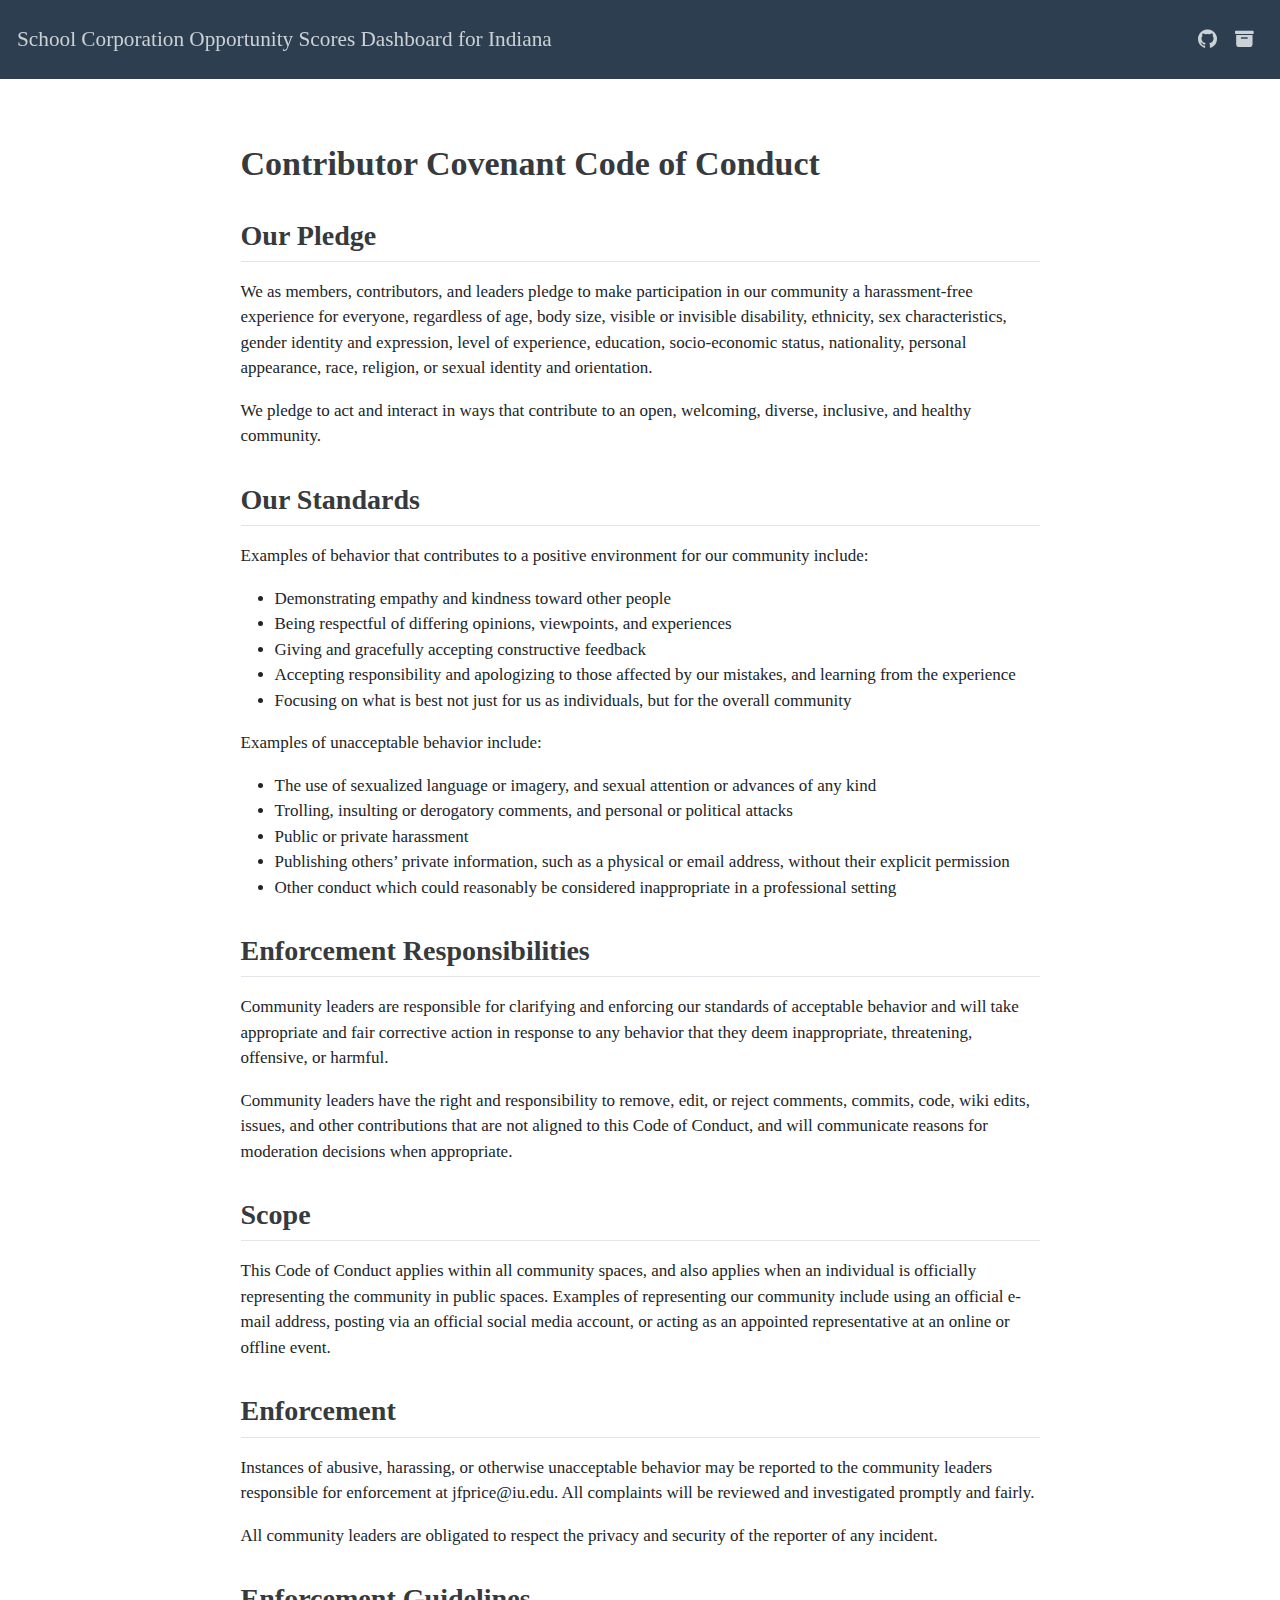
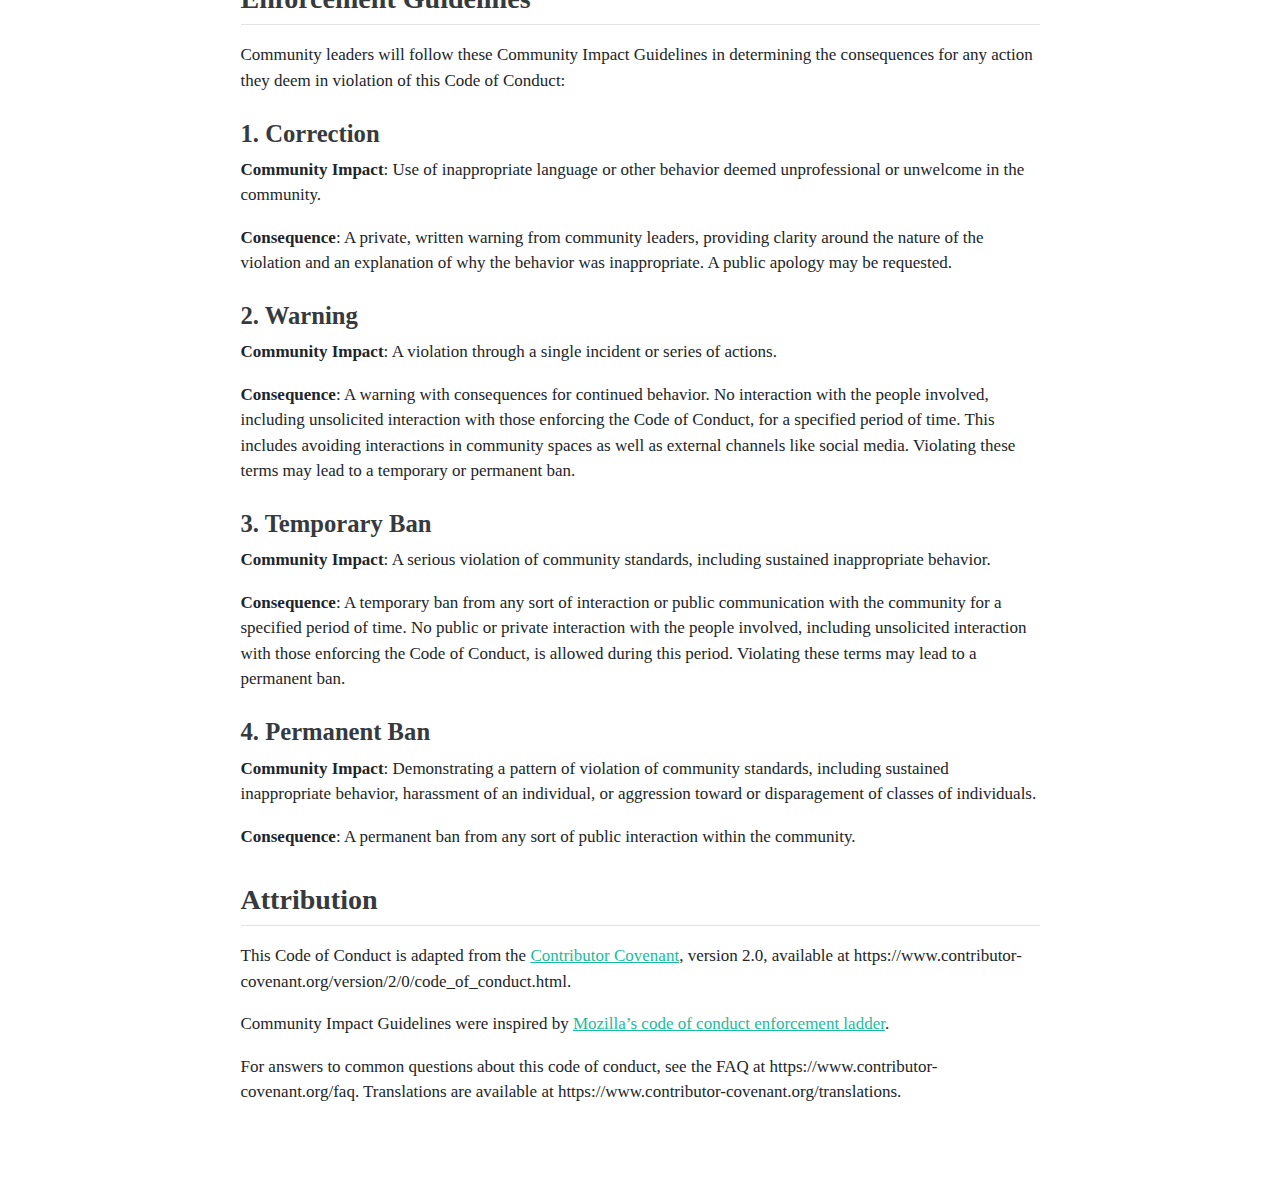
<file: docs/CODE_OF_CONDUCT.html>
<!DOCTYPE html>
<html xmlns="http://www.w3.org/1999/xhtml" lang="en" xml:lang="en"><head>

<meta charset="utf-8">
<meta name="generator" content="quarto-1.3.353">

<meta name="viewport" content="width=device-width, initial-scale=1.0, user-scalable=yes">


<title>School Corporation Opportunity Scores Dashboard for Indiana – code_of_conduct</title>
<style>
code{white-space: pre-wrap;}
span.smallcaps{font-variant: small-caps;}
div.columns{display: flex; gap: min(4vw, 1.5em);}
div.column{flex: auto; overflow-x: auto;}
div.hanging-indent{margin-left: 1.5em; text-indent: -1.5em;}
ul.task-list{list-style: none;}
ul.task-list li input[type="checkbox"] {
  width: 0.8em;
  margin: 0 0.8em 0.2em -1em; /* quarto-specific, see https://github.com/quarto-dev/quarto-cli/issues/4556 */ 
  vertical-align: middle;
}
</style>


<script src="site_libs/quarto-nav/quarto-nav.js"></script>
<script src="site_libs/quarto-nav/headroom.min.js"></script>
<script src="site_libs/clipboard/clipboard.min.js"></script>
<script src="site_libs/quarto-html/quarto.js"></script>
<script src="site_libs/quarto-html/popper.min.js"></script>
<script src="site_libs/quarto-html/tippy.umd.min.js"></script>
<script src="site_libs/quarto-html/anchor.min.js"></script>
<link href="site_libs/quarto-html/tippy.css" rel="stylesheet">
<link href="site_libs/quarto-html/quarto-syntax-highlighting.css" rel="stylesheet" id="quarto-text-highlighting-styles">
<script src="site_libs/bootstrap/bootstrap.min.js"></script>
<link href="site_libs/bootstrap/bootstrap-icons.css" rel="stylesheet">
<link href="site_libs/bootstrap/bootstrap.min.css" rel="stylesheet" id="quarto-bootstrap" data-mode="light">
<script id="quarto-search-options" type="application/json">{
  "language": {
    "search-no-results-text": "No results",
    "search-matching-documents-text": "matching documents",
    "search-copy-link-title": "Copy link to search",
    "search-hide-matches-text": "Hide additional matches",
    "search-more-match-text": "more match in this document",
    "search-more-matches-text": "more matches in this document",
    "search-clear-button-title": "Clear",
    "search-detached-cancel-button-title": "Cancel",
    "search-submit-button-title": "Submit"
  }
}</script>


</head>

<body class="nav-fixed fullcontent">

<div id="quarto-search-results"></div>
  <header id="quarto-header" class="headroom fixed-top">
    <nav class="navbar navbar-expand-lg navbar-dark ">
      <div class="navbar-container container-fluid">
      <div class="navbar-brand-container">
    <a class="navbar-brand" href="./index.html">
    <span class="navbar-title">School Corporation Opportunity Scores Dashboard for Indiana</span>
    </a>
  </div>
          <button class="navbar-toggler" type="button" data-bs-toggle="collapse" data-bs-target="#navbarCollapse" aria-controls="navbarCollapse" aria-expanded="false" aria-label="Toggle navigation" onclick="if (window.quartoToggleHeadroom) { window.quartoToggleHeadroom(); }">
  <span class="navbar-toggler-icon"></span>
</button>
          <div class="collapse navbar-collapse" id="navbarCollapse">
            <ul class="navbar-nav navbar-nav-scroll ms-auto">
  <li class="nav-item compact">
    <a class="nav-link" href="https://github.com/jeremyfprice/SCOscore-dashboard" rel="" target=""><i class="bi bi-github" role="img" aria-label="GitHub Repository">
</i> 
 <span class="menu-text"></span></a>
  </li>  
  <li class="nav-item compact">
    <a class="nav-link" href="https://osf.io/fd4p9/?view_only=b29da55d90594779b06880a41ac2fea9" rel="" target=""><i class="bi bi-archive-fill" role="img" aria-label="Open Science Framework Repository">
</i> 
 <span class="menu-text"></span></a>
  </li>  
</ul>
            <div class="quarto-navbar-tools">
</div>
          </div> <!-- /navcollapse -->
      </div> <!-- /container-fluid -->
    </nav>
</header>
<!-- content -->
<div id="quarto-content" class="quarto-container page-columns page-rows-contents page-layout-article page-navbar">
<!-- sidebar -->
<!-- margin-sidebar -->
    
<!-- main -->
<main class="content" id="quarto-document-content">



<section id="contributor-covenant-code-of-conduct" class="level1">
<h1>Contributor Covenant Code of Conduct</h1>
<section id="our-pledge" class="level2">
<h2 class="anchored" data-anchor-id="our-pledge">Our Pledge</h2>
<p>We as members, contributors, and leaders pledge to make participation in our community a harassment-free experience for everyone, regardless of age, body size, visible or invisible disability, ethnicity, sex characteristics, gender identity and expression, level of experience, education, socio-economic status, nationality, personal appearance, race, religion, or sexual identity and orientation.</p>
<p>We pledge to act and interact in ways that contribute to an open, welcoming, diverse, inclusive, and healthy community.</p>
</section>
<section id="our-standards" class="level2">
<h2 class="anchored" data-anchor-id="our-standards">Our Standards</h2>
<p>Examples of behavior that contributes to a positive environment for our community include:</p>
<ul>
<li>Demonstrating empathy and kindness toward other people</li>
<li>Being respectful of differing opinions, viewpoints, and experiences</li>
<li>Giving and gracefully accepting constructive feedback</li>
<li>Accepting responsibility and apologizing to those affected by our mistakes, and learning from the experience</li>
<li>Focusing on what is best not just for us as individuals, but for the overall community</li>
</ul>
<p>Examples of unacceptable behavior include:</p>
<ul>
<li>The use of sexualized language or imagery, and sexual attention or advances of any kind</li>
<li>Trolling, insulting or derogatory comments, and personal or political attacks</li>
<li>Public or private harassment</li>
<li>Publishing others’ private information, such as a physical or email address, without their explicit permission</li>
<li>Other conduct which could reasonably be considered inappropriate in a professional setting</li>
</ul>
</section>
<section id="enforcement-responsibilities" class="level2">
<h2 class="anchored" data-anchor-id="enforcement-responsibilities">Enforcement Responsibilities</h2>
<p>Community leaders are responsible for clarifying and enforcing our standards of acceptable behavior and will take appropriate and fair corrective action in response to any behavior that they deem inappropriate, threatening, offensive, or harmful.</p>
<p>Community leaders have the right and responsibility to remove, edit, or reject comments, commits, code, wiki edits, issues, and other contributions that are not aligned to this Code of Conduct, and will communicate reasons for moderation decisions when appropriate.</p>
</section>
<section id="scope" class="level2">
<h2 class="anchored" data-anchor-id="scope">Scope</h2>
<p>This Code of Conduct applies within all community spaces, and also applies when an individual is officially representing the community in public spaces. Examples of representing our community include using an official e-mail address, posting via an official social media account, or acting as an appointed representative at an online or offline event.</p>
</section>
<section id="enforcement" class="level2">
<h2 class="anchored" data-anchor-id="enforcement">Enforcement</h2>
<p>Instances of abusive, harassing, or otherwise unacceptable behavior may be reported to the community leaders responsible for enforcement at jfprice@iu.edu. All complaints will be reviewed and investigated promptly and fairly.</p>
<p>All community leaders are obligated to respect the privacy and security of the reporter of any incident.</p>
</section>
<section id="enforcement-guidelines" class="level2">
<h2 class="anchored" data-anchor-id="enforcement-guidelines">Enforcement Guidelines</h2>
<p>Community leaders will follow these Community Impact Guidelines in determining the consequences for any action they deem in violation of this Code of Conduct:</p>
<section id="correction" class="level3">
<h3 class="anchored" data-anchor-id="correction">1. Correction</h3>
<p><strong>Community Impact</strong>: Use of inappropriate language or other behavior deemed unprofessional or unwelcome in the community.</p>
<p><strong>Consequence</strong>: A private, written warning from community leaders, providing clarity around the nature of the violation and an explanation of why the behavior was inappropriate. A public apology may be requested.</p>
</section>
<section id="warning" class="level3">
<h3 class="anchored" data-anchor-id="warning">2. Warning</h3>
<p><strong>Community Impact</strong>: A violation through a single incident or series of actions.</p>
<p><strong>Consequence</strong>: A warning with consequences for continued behavior. No interaction with the people involved, including unsolicited interaction with those enforcing the Code of Conduct, for a specified period of time. This includes avoiding interactions in community spaces as well as external channels like social media. Violating these terms may lead to a temporary or permanent ban.</p>
</section>
<section id="temporary-ban" class="level3">
<h3 class="anchored" data-anchor-id="temporary-ban">3. Temporary Ban</h3>
<p><strong>Community Impact</strong>: A serious violation of community standards, including sustained inappropriate behavior.</p>
<p><strong>Consequence</strong>: A temporary ban from any sort of interaction or public communication with the community for a specified period of time. No public or private interaction with the people involved, including unsolicited interaction with those enforcing the Code of Conduct, is allowed during this period. Violating these terms may lead to a permanent ban.</p>
</section>
<section id="permanent-ban" class="level3">
<h3 class="anchored" data-anchor-id="permanent-ban">4. Permanent Ban</h3>
<p><strong>Community Impact</strong>: Demonstrating a pattern of violation of community standards, including sustained inappropriate behavior, harassment of an individual, or aggression toward or disparagement of classes of individuals.</p>
<p><strong>Consequence</strong>: A permanent ban from any sort of public interaction within the community.</p>
</section>
</section>
<section id="attribution" class="level2">
<h2 class="anchored" data-anchor-id="attribution">Attribution</h2>
<p>This Code of Conduct is adapted from the <a href="https://www.contributor-covenant.org">Contributor Covenant</a>, version 2.0, available at https://www.contributor-covenant.org/version/2/0/code_of_conduct.html.</p>
<p>Community Impact Guidelines were inspired by <a href="https://github.com/mozilla/diversity">Mozilla’s code of conduct enforcement ladder</a>.</p>
<p>For answers to common questions about this code of conduct, see the FAQ at https://www.contributor-covenant.org/faq. Translations are available at https://www.contributor-covenant.org/translations.</p>


</section>
</section>

</main> <!-- /main -->
<script id="quarto-html-after-body" type="application/javascript">
window.document.addEventListener("DOMContentLoaded", function (event) {
  const toggleBodyColorMode = (bsSheetEl) => {
    const mode = bsSheetEl.getAttribute("data-mode");
    const bodyEl = window.document.querySelector("body");
    if (mode === "dark") {
      bodyEl.classList.add("quarto-dark");
      bodyEl.classList.remove("quarto-light");
    } else {
      bodyEl.classList.add("quarto-light");
      bodyEl.classList.remove("quarto-dark");
    }
  }
  const toggleBodyColorPrimary = () => {
    const bsSheetEl = window.document.querySelector("link#quarto-bootstrap");
    if (bsSheetEl) {
      toggleBodyColorMode(bsSheetEl);
    }
  }
  toggleBodyColorPrimary();  
  const icon = "";
  const anchorJS = new window.AnchorJS();
  anchorJS.options = {
    placement: 'right',
    icon: icon
  };
  anchorJS.add('.anchored');
  const isCodeAnnotation = (el) => {
    for (const clz of el.classList) {
      if (clz.startsWith('code-annotation-')) {                     
        return true;
      }
    }
    return false;
  }
  const clipboard = new window.ClipboardJS('.code-copy-button', {
    text: function(trigger) {
      const codeEl = trigger.previousElementSibling.cloneNode(true);
      for (const childEl of codeEl.children) {
        if (isCodeAnnotation(childEl)) {
          childEl.remove();
        }
      }
      return codeEl.innerText;
    }
  });
  clipboard.on('success', function(e) {
    // button target
    const button = e.trigger;
    // don't keep focus
    button.blur();
    // flash "checked"
    button.classList.add('code-copy-button-checked');
    var currentTitle = button.getAttribute("title");
    button.setAttribute("title", "Copied!");
    let tooltip;
    if (window.bootstrap) {
      button.setAttribute("data-bs-toggle", "tooltip");
      button.setAttribute("data-bs-placement", "left");
      button.setAttribute("data-bs-title", "Copied!");
      tooltip = new bootstrap.Tooltip(button, 
        { trigger: "manual", 
          customClass: "code-copy-button-tooltip",
          offset: [0, -8]});
      tooltip.show();    
    }
    setTimeout(function() {
      if (tooltip) {
        tooltip.hide();
        button.removeAttribute("data-bs-title");
        button.removeAttribute("data-bs-toggle");
        button.removeAttribute("data-bs-placement");
      }
      button.setAttribute("title", currentTitle);
      button.classList.remove('code-copy-button-checked');
    }, 1000);
    // clear code selection
    e.clearSelection();
  });
  function tippyHover(el, contentFn) {
    const config = {
      allowHTML: true,
      content: contentFn,
      maxWidth: 500,
      delay: 100,
      arrow: false,
      appendTo: function(el) {
          return el.parentElement;
      },
      interactive: true,
      interactiveBorder: 10,
      theme: 'quarto',
      placement: 'bottom-start'
    };
    window.tippy(el, config); 
  }
  const noterefs = window.document.querySelectorAll('a[role="doc-noteref"]');
  for (var i=0; i<noterefs.length; i++) {
    const ref = noterefs[i];
    tippyHover(ref, function() {
      // use id or data attribute instead here
      let href = ref.getAttribute('data-footnote-href') || ref.getAttribute('href');
      try { href = new URL(href).hash; } catch {}
      const id = href.replace(/^#\/?/, "");
      const note = window.document.getElementById(id);
      return note.innerHTML;
    });
  }
      let selectedAnnoteEl;
      const selectorForAnnotation = ( cell, annotation) => {
        let cellAttr = 'data-code-cell="' + cell + '"';
        let lineAttr = 'data-code-annotation="' +  annotation + '"';
        const selector = 'span[' + cellAttr + '][' + lineAttr + ']';
        return selector;
      }
      const selectCodeLines = (annoteEl) => {
        const doc = window.document;
        const targetCell = annoteEl.getAttribute("data-target-cell");
        const targetAnnotation = annoteEl.getAttribute("data-target-annotation");
        const annoteSpan = window.document.querySelector(selectorForAnnotation(targetCell, targetAnnotation));
        const lines = annoteSpan.getAttribute("data-code-lines").split(",");
        const lineIds = lines.map((line) => {
          return targetCell + "-" + line;
        })
        let top = null;
        let height = null;
        let parent = null;
        if (lineIds.length > 0) {
            //compute the position of the single el (top and bottom and make a div)
            const el = window.document.getElementById(lineIds[0]);
            top = el.offsetTop;
            height = el.offsetHeight;
            parent = el.parentElement.parentElement;
          if (lineIds.length > 1) {
            const lastEl = window.document.getElementById(lineIds[lineIds.length - 1]);
            const bottom = lastEl.offsetTop + lastEl.offsetHeight;
            height = bottom - top;
          }
          if (top !== null && height !== null && parent !== null) {
            // cook up a div (if necessary) and position it 
            let div = window.document.getElementById("code-annotation-line-highlight");
            if (div === null) {
              div = window.document.createElement("div");
              div.setAttribute("id", "code-annotation-line-highlight");
              div.style.position = 'absolute';
              parent.appendChild(div);
            }
            div.style.top = top - 2 + "px";
            div.style.height = height + 4 + "px";
            let gutterDiv = window.document.getElementById("code-annotation-line-highlight-gutter");
            if (gutterDiv === null) {
              gutterDiv = window.document.createElement("div");
              gutterDiv.setAttribute("id", "code-annotation-line-highlight-gutter");
              gutterDiv.style.position = 'absolute';
              const codeCell = window.document.getElementById(targetCell);
              const gutter = codeCell.querySelector('.code-annotation-gutter');
              gutter.appendChild(gutterDiv);
            }
            gutterDiv.style.top = top - 2 + "px";
            gutterDiv.style.height = height + 4 + "px";
          }
          selectedAnnoteEl = annoteEl;
        }
      };
      const unselectCodeLines = () => {
        const elementsIds = ["code-annotation-line-highlight", "code-annotation-line-highlight-gutter"];
        elementsIds.forEach((elId) => {
          const div = window.document.getElementById(elId);
          if (div) {
            div.remove();
          }
        });
        selectedAnnoteEl = undefined;
      };
      // Attach click handler to the DT
      const annoteDls = window.document.querySelectorAll('dt[data-target-cell]');
      for (const annoteDlNode of annoteDls) {
        annoteDlNode.addEventListener('click', (event) => {
          const clickedEl = event.target;
          if (clickedEl !== selectedAnnoteEl) {
            unselectCodeLines();
            const activeEl = window.document.querySelector('dt[data-target-cell].code-annotation-active');
            if (activeEl) {
              activeEl.classList.remove('code-annotation-active');
            }
            selectCodeLines(clickedEl);
            clickedEl.classList.add('code-annotation-active');
          } else {
            // Unselect the line
            unselectCodeLines();
            clickedEl.classList.remove('code-annotation-active');
          }
        });
      }
  const findCites = (el) => {
    const parentEl = el.parentElement;
    if (parentEl) {
      const cites = parentEl.dataset.cites;
      if (cites) {
        return {
          el,
          cites: cites.split(' ')
        };
      } else {
        return findCites(el.parentElement)
      }
    } else {
      return undefined;
    }
  };
  var bibliorefs = window.document.querySelectorAll('a[role="doc-biblioref"]');
  for (var i=0; i<bibliorefs.length; i++) {
    const ref = bibliorefs[i];
    const citeInfo = findCites(ref);
    if (citeInfo) {
      tippyHover(citeInfo.el, function() {
        var popup = window.document.createElement('div');
        citeInfo.cites.forEach(function(cite) {
          var citeDiv = window.document.createElement('div');
          citeDiv.classList.add('hanging-indent');
          citeDiv.classList.add('csl-entry');
          var biblioDiv = window.document.getElementById('ref-' + cite);
          if (biblioDiv) {
            citeDiv.innerHTML = biblioDiv.innerHTML;
          }
          popup.appendChild(citeDiv);
        });
        return popup.innerHTML;
      });
    }
  }
});
</script>
</div> <!-- /content -->



</body></html>
</file>
<file: docs/site_libs/quarto-html/tippy.css>
.tippy-box[data-animation=fade][data-state=hidden]{opacity:0}[data-tippy-root]{max-width:calc(100vw - 10px)}.tippy-box{position:relative;background-color:#333;color:#fff;border-radius:4px;font-size:14px;line-height:1.4;white-space:normal;outline:0;transition-property:transform,visibility,opacity}.tippy-box[data-placement^=top]>.tippy-arrow{bottom:0}.tippy-box[data-placement^=top]>.tippy-arrow:before{bottom:-7px;left:0;border-width:8px 8px 0;border-top-color:initial;transform-origin:center top}.tippy-box[data-placement^=bottom]>.tippy-arrow{top:0}.tippy-box[data-placement^=bottom]>.tippy-arrow:before{top:-7px;left:0;border-width:0 8px 8px;border-bottom-color:initial;transform-origin:center bottom}.tippy-box[data-placement^=left]>.tippy-arrow{right:0}.tippy-box[data-placement^=left]>.tippy-arrow:before{border-width:8px 0 8px 8px;border-left-color:initial;right:-7px;transform-origin:center left}.tippy-box[data-placement^=right]>.tippy-arrow{left:0}.tippy-box[data-placement^=right]>.tippy-arrow:before{left:-7px;border-width:8px 8px 8px 0;border-right-color:initial;transform-origin:center right}.tippy-box[data-inertia][data-state=visible]{transition-timing-function:cubic-bezier(.54,1.5,.38,1.11)}.tippy-arrow{width:16px;height:16px;color:#333}.tippy-arrow:before{content:"";position:absolute;border-color:transparent;border-style:solid}.tippy-content{position:relative;padding:5px 9px;z-index:1}
</file>
<file: docs/site_libs/quarto-html/quarto-syntax-highlighting.css>
/* quarto syntax highlight colors */
:root {
  --quarto-hl-ot-color: #d91e18;
  --quarto-hl-at-color: #a55a00;
  --quarto-hl-ss-color: #008000;
  --quarto-hl-an-color: #696969;
  --quarto-hl-fu-color: #06287e;
  --quarto-hl-st-color: #008000;
  --quarto-hl-cf-color: #d91e18;
  --quarto-hl-op-color: #00769e;
  --quarto-hl-er-color: #7928a1;
  --quarto-hl-bn-color: #7928a1;
  --quarto-hl-al-color: #7928a1;
  --quarto-hl-va-color: #a55a00;
  --quarto-hl-bu-color: inherit;
  --quarto-hl-ex-color: inherit;
  --quarto-hl-pp-color: #7928a1;
  --quarto-hl-in-color: #696969;
  --quarto-hl-vs-color: #008000;
  --quarto-hl-wa-color: #696969;
  --quarto-hl-do-color: #696969;
  --quarto-hl-im-color: inherit;
  --quarto-hl-ch-color: #008000;
  --quarto-hl-dt-color: #7928a1;
  --quarto-hl-fl-color: #a55a00;
  --quarto-hl-co-color: #696969;
  --quarto-hl-cv-color: #696969;
  --quarto-hl-cn-color: #d91e18;
  --quarto-hl-sc-color: #00769e;
  --quarto-hl-dv-color: #7928a1;
  --quarto-hl-kw-color: #d91e18;
}

/* other quarto variables */
:root {
  --quarto-font-monospace: SFMono-Regular, Menlo, Monaco, Consolas, "Liberation Mono", "Courier New", monospace;
}

pre > code.sourceCode > span {
  color: #545454;
}

code span {
  color: #545454;
}

code.sourceCode > span {
  color: #545454;
}

div.sourceCode,
div.sourceCode pre.sourceCode {
  color: #545454;
}

code span.ot {
  color: #d91e18;
  font-style: inherit;
}

code span.at {
  color: #a55a00;
  font-style: inherit;
}

code span.ss {
  color: #008000;
  font-style: inherit;
}

code span.an {
  color: #696969;
  font-style: inherit;
}

code span.fu {
  color: #06287e;
  font-style: inherit;
}

code span.st {
  color: #008000;
  font-style: inherit;
}

code span.cf {
  color: #d91e18;
  font-style: inherit;
}

code span.op {
  color: #00769e;
  font-style: inherit;
}

code span.er {
  color: #7928a1;
  font-style: inherit;
}

code span.bn {
  color: #7928a1;
  font-style: inherit;
}

code span.al {
  color: #7928a1;
  font-style: inherit;
}

code span.va {
  color: #a55a00;
  font-style: inherit;
}

code span.bu {
  font-style: inherit;
}

code span.ex {
  font-style: inherit;
}

code span.pp {
  color: #7928a1;
  font-style: inherit;
}

code span.in {
  color: #696969;
  font-style: inherit;
}

code span.vs {
  color: #008000;
  font-style: inherit;
}

code span.wa {
  color: #696969;
  font-style: italic;
}

code span.do {
  color: #696969;
  font-style: italic;
}

code span.im {
  font-style: inherit;
}

code span.ch {
  color: #008000;
  font-style: inherit;
}

code span.dt {
  color: #7928a1;
  font-style: inherit;
}

code span.fl {
  color: #a55a00;
  font-style: inherit;
}

code span.co {
  color: #696969;
  font-style: inherit;
}

code span.cv {
  color: #696969;
  font-style: italic;
}

code span.cn {
  color: #d91e18;
  font-style: inherit;
}

code span.sc {
  color: #00769e;
  font-style: inherit;
}

code span.dv {
  color: #7928a1;
  font-style: inherit;
}

code span.kw {
  color: #d91e18;
  font-style: inherit;
}

.prevent-inlining {
  content: "</";
}

/*# sourceMappingURL=debc5d5d77c3f9108843748ff7464032.css.map */
</file>
